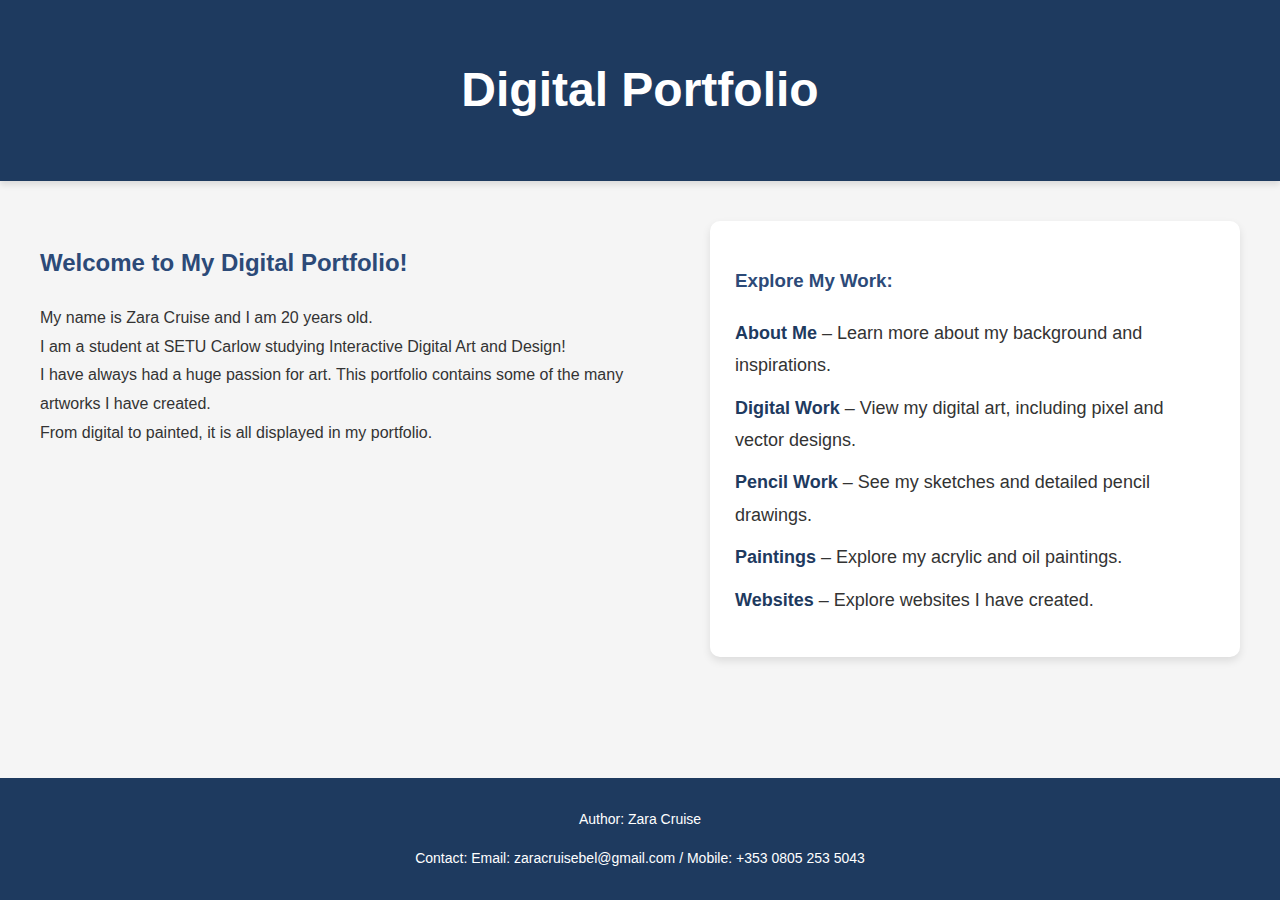
<file: index.html>
<!DOCTYPE html>
<html lang="en">
<head>
    <meta charset="UTF-8">
    <meta name="author" content="Zara Cruise">
    <meta name="viewport" content="width=device-width, initial-scale=1.0">
    <script src="https://ajax.googleapis.com/ajax/libs/jquery/3.5.1/jquery.min.js"></script>
    <title>Digital Portfolio</title>
    <link href="assets/css/index.css" rel="stylesheet">
</head>
<body>

    <header>
        <h1>Digital Portfolio</h1>

    </header>

    

    <div class="content">
        <!-- Welcome Text Section -->
        <section class="welcome-text">
            <h2>Welcome to My Digital Portfolio!</h2>
            <p>
                My name is Zara Cruise and I am 20 years old.<br>
                I am a student at SETU Carlow studying Interactive Digital Art and Design!<br>
                I have always had a huge passion for art. This portfolio contains some of the many artworks I have created.<br>
                From digital to painted, it is all displayed in my portfolio.
            </p>
        </section>

        <!-- Portfolio List Section -->
        <section class="portfolio-section">
            <h3>Explore My Work:</h3>
            <ul class="portfolio-list">
                <li><a href="info.html">About Me</a> – Learn more about my background and inspirations.</li>
                <li><a href="digital.html">Digital Work</a> – View my digital art, including pixel and vector designs.</li>
                <li><a href="pencil.html">Pencil Work</a> – See my sketches and detailed pencil drawings.</li>
                <li><a href="paintings.html">Paintings</a> – Explore my acrylic and oil paintings.</li>
                <li><a href="websites.html">Websites</a> – Explore websites I have created.</li>
            </ul>
        </section>
    </div>

    <footer>
        <p>Author: Zara Cruise</p>
        <p>Contact: Email: zaracruisebel@gmail.com / Mobile: +353 0805 253 5043</p>
    </footer>

    <script src="assets/js/script.js"></script>

</body>
</html>
</file>
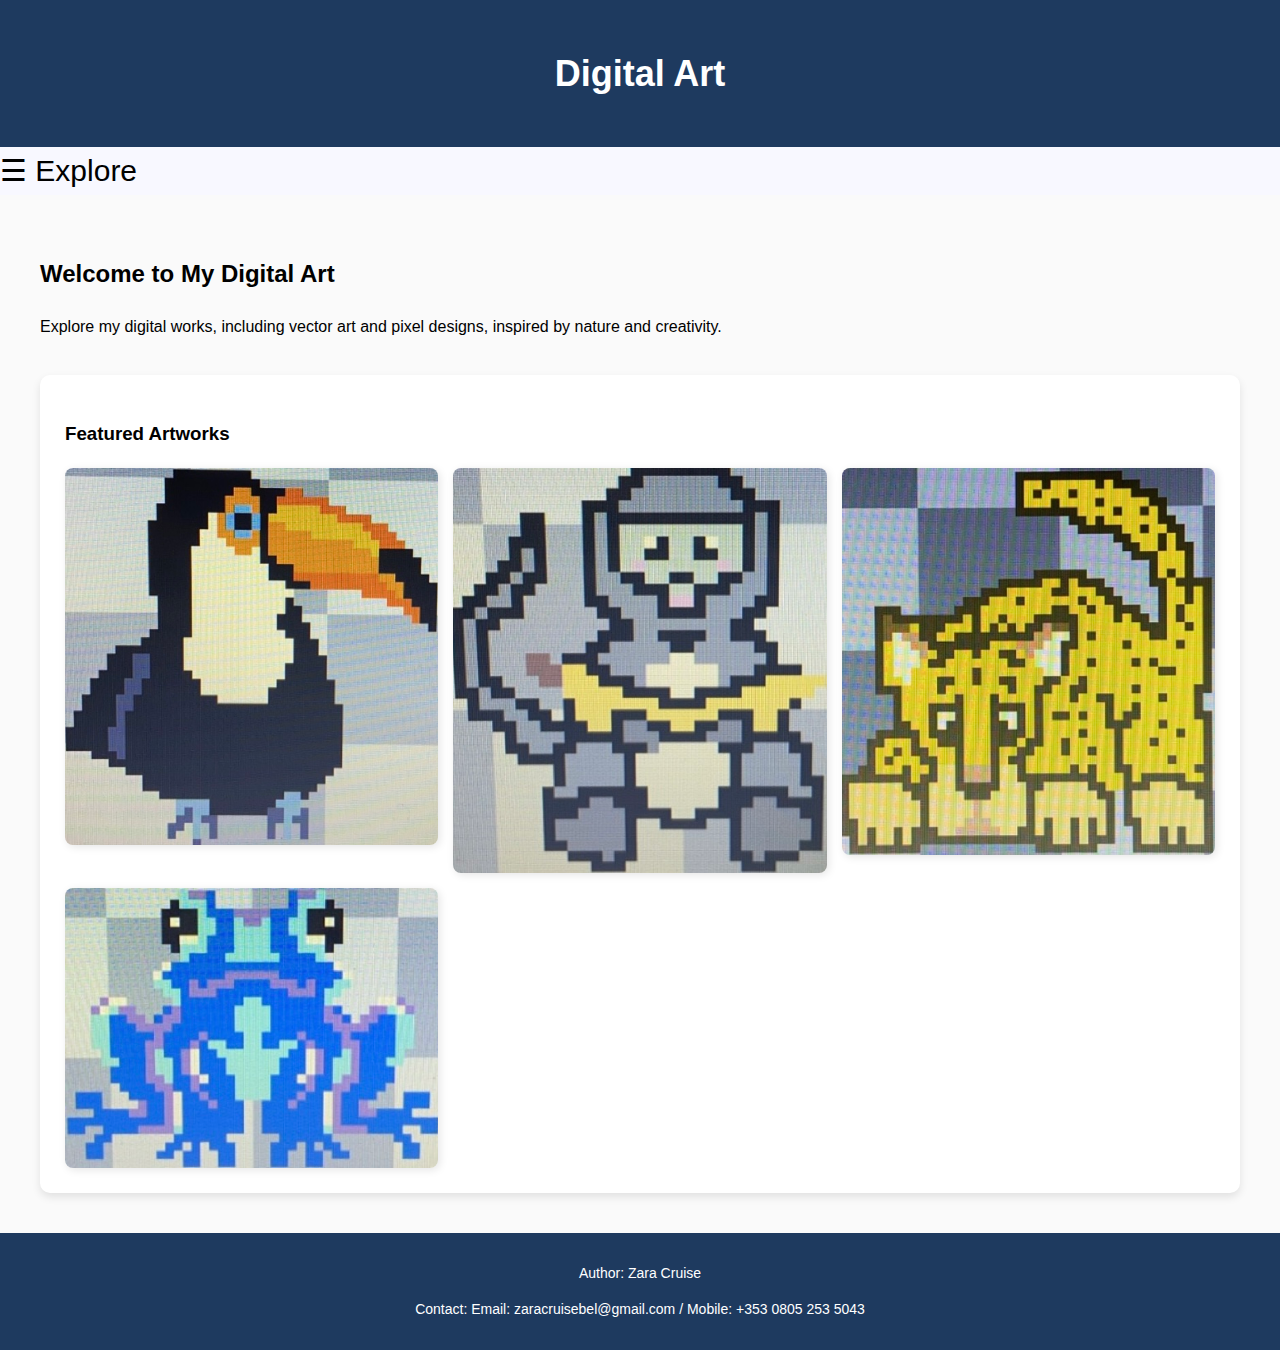
<file: digital.html>
<!DOCTYPE html>
<html lang="en">
<head>
    <meta charset="UTF-8">
    <title>Digital Art - Zara Cruise</title>
    <link href="assets/css/digital.css" rel="stylesheet">
    <link rel="stylesheet" href="https://fonts.googleapis.com/css?family=Audiowide">
</head>
<body>

    <header>
        <h2>Digital Art </h2>
    </header>

    <div class="topnav">
        <div id="mySidenav" class="sidenav">
            <a href="javascript:void(0)" class="closebtn" onclick="closeNav()">&times;</a>
            <a href="index.html">Welcome</a>
            <a href="info.html">Information</a>
            <a href="pencil.html">Pencil Work</a>
            <a href="paintings.html">Paintings</a>
            <a href="websites.html">Websites</a>
        </div>
        <div id="main">
            <span style="font-size:30px;cursor:pointer" onclick="openNav()">&#9776; Explore</span>
        </div>
    </div>

    <div class="content">
        <div class="welcome-text">
            <h2>Welcome to My Digital Art</h2>
            <p>Explore my digital works, including vector art and pixel designs, inspired by nature and creativity.</p>
        </div>

        <div class="portfolio-section">
            <h3>Featured Artworks</h3>
            <div class="gallery-grid">
                <img src="assets/img/digital1.jpg" alt="Toucan">
                <img src="assets/img/digital2.jpg" alt="Spider Monkey">
                <img src="assets/img/digital3.jpg" alt="Jaguar">
                <img src="assets/img/digital4.jpg" alt="Dart Frog">
            </div>
        </div>
    </div>

    <footer>
        <p>Author: Zara Cruise</p>
        <p>Contact: Email: zaracruisebel@gmail.com / Mobile: +353 0805 253 5043</p>
    </footer>

    <script src="assets/js/digital.js"></script>
</body>
</html>
</file>
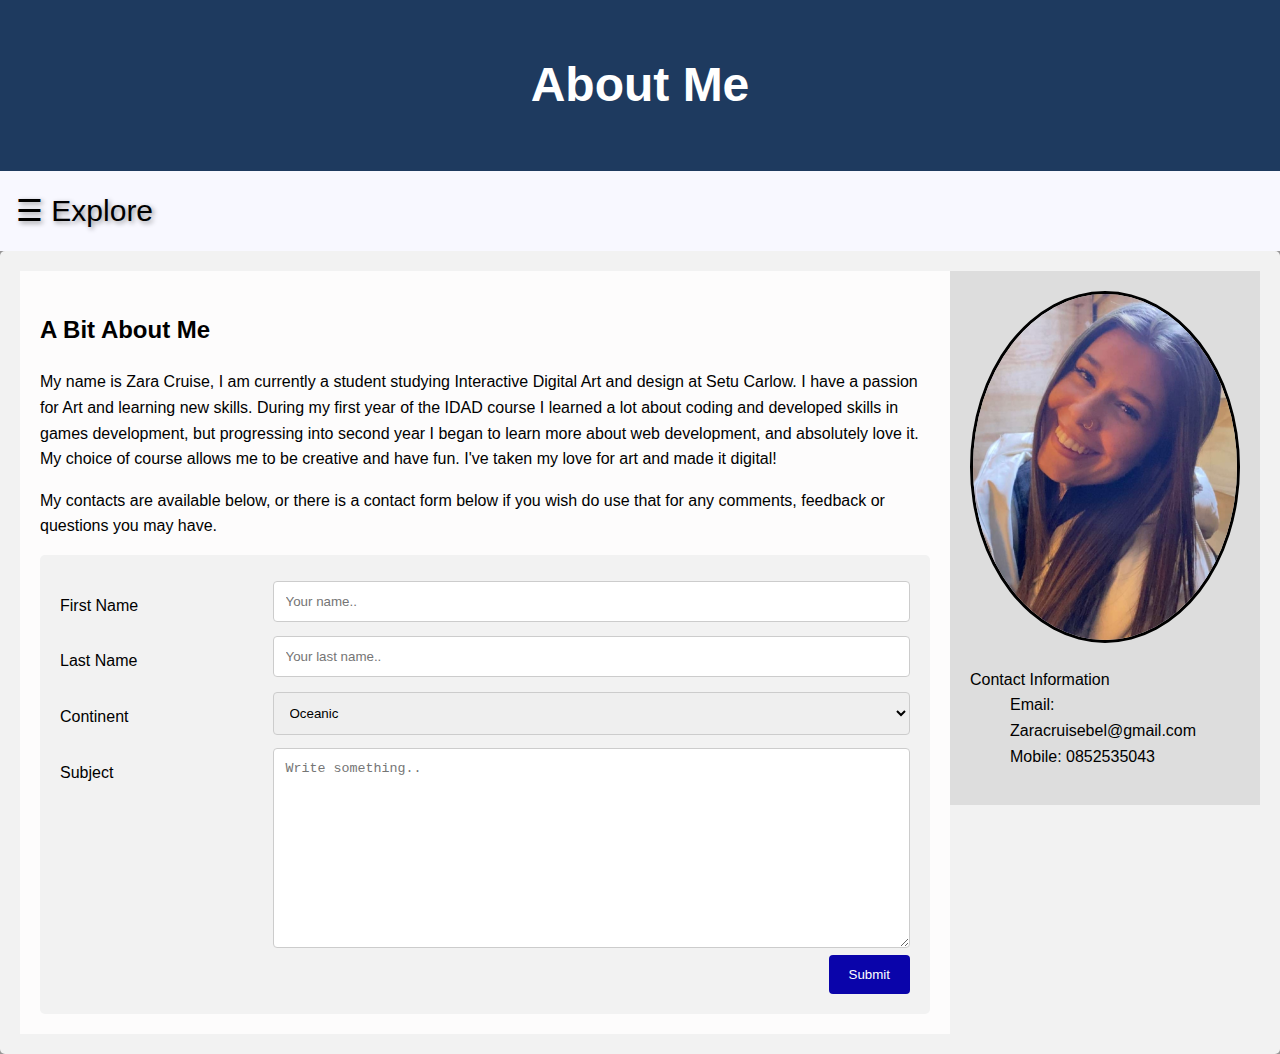
<file: info.html>
<!DOCTYPE html>
<html lang="en">
<head>
    <meta charset="UTF-8" />
    <title>Information Page</title>
</head>
<body>

    <link href ="assets/css/information.css" rel="stylesheet">


    <header><h1>About Me</h1></header>
   
    <div class="topnav">
            <div id="mySidenav" class="sidenav">
                <a href="javascript:void(0)" class="closebtn" onclick="closeNav()">&times;</a>
                <a href="index.html">Welcome</a>
                <a href="digital.html">Digital Work</a>
                <a href="pencil.html">Pencil Work</a>
                <a href="paintings.html">Paintings</a>
                <a href="websites.html">Websites</a>

            </div>
            
            <div id="main">
                <span style="font-size:30px;cursor:pointer" onclick="openNav()">&#9776; Explore</span>
            </div> 
    </div>
     


    <div class="container clearfix">

        <!-- Main content area -->
        <div class="main-content">
            <h2>A Bit About Me </h2>
            <p>My name is Zara Cruise, I am currently a student studying Interactive Digital Art and design<a>
                at Setu Carlow. I have a passion for Art and learning new skills. During my first year of the IDAD</a>
                course I learned a lot about coding and developed skills in games development, but progressing into second<a>
                year I began to learn more about web development, and absolutely love it.</a> My choice of course allows me to
                be creative and have fun. I've taken my love for art and made it digital! 

                
                <p>My contacts are available below, or there is a contact form below if you wish do use that for any comments,<a>
                feedback or questions you may have.</a>
          


                  <!--Contact Form-->
                        <div class="container">
                            <form id="myForm">
                            <div class="row">
                                <div class="col-25">
                                <label for="fname">First Name</label>
                                </div>
                                <div class="col-75">
                                <input type="text" id="fname" name="firstname" placeholder="Your name..">
                                </div>
                            </div>
                            <div class="row">
                                <div class="col-25">
                                <label for="lname">Last Name</label>
                                </div>
                                <div class="col-75">
                                <input type="text" id="lname" name="lastname" placeholder="Your last name..">
                                </div>
                            </div>
                            <div class="row">
                                <div class="col-25">
                                <label for="continent">Continent</label>
                                </div>
                                <div class="col-75">
                                <select id="continent" name="continent">
                                    <option value="oceanic">Oceanic</option>
                                    <option value="north america">North America</option>
                                    <option value="south america">South America</option>
                                    <option value="asia">Asia</option>
                                    <option value="europe">Europe</option>
                                    <option value="africa">Africa</option>
                                </select>
                                </div>
                            </div>
                            <div class="row">
                                <div class="col-25">
                                <label for="subject">Subject</label>
                                </div>
                                <div class="col-75">
                                <textarea id="subject" name="subject" placeholder="Write something.." style="height:200px"></textarea>
                                </div>
                            </div>
                            <div class="row">
                                <input type="submit" value="Submit" id="submitButton">
                            </div>
                            </form>
                        </div>

        </div>

              <!-- Sidebar area -->
                    <div class="sidebar">
                        <img src="assets/img/potrait.jpg" alt="Potrait">

              <dl>
                    <dt>Contact Information</dt>
                    <dd>Email: Zaracruisebel@gmail.com</dd>
                    <dd>Mobile: 0852535043</dd>
             </dl>
         </div>

    </div>

   <script src ="assets/js/information.js"></script>
   
</body>
</html>
</file>
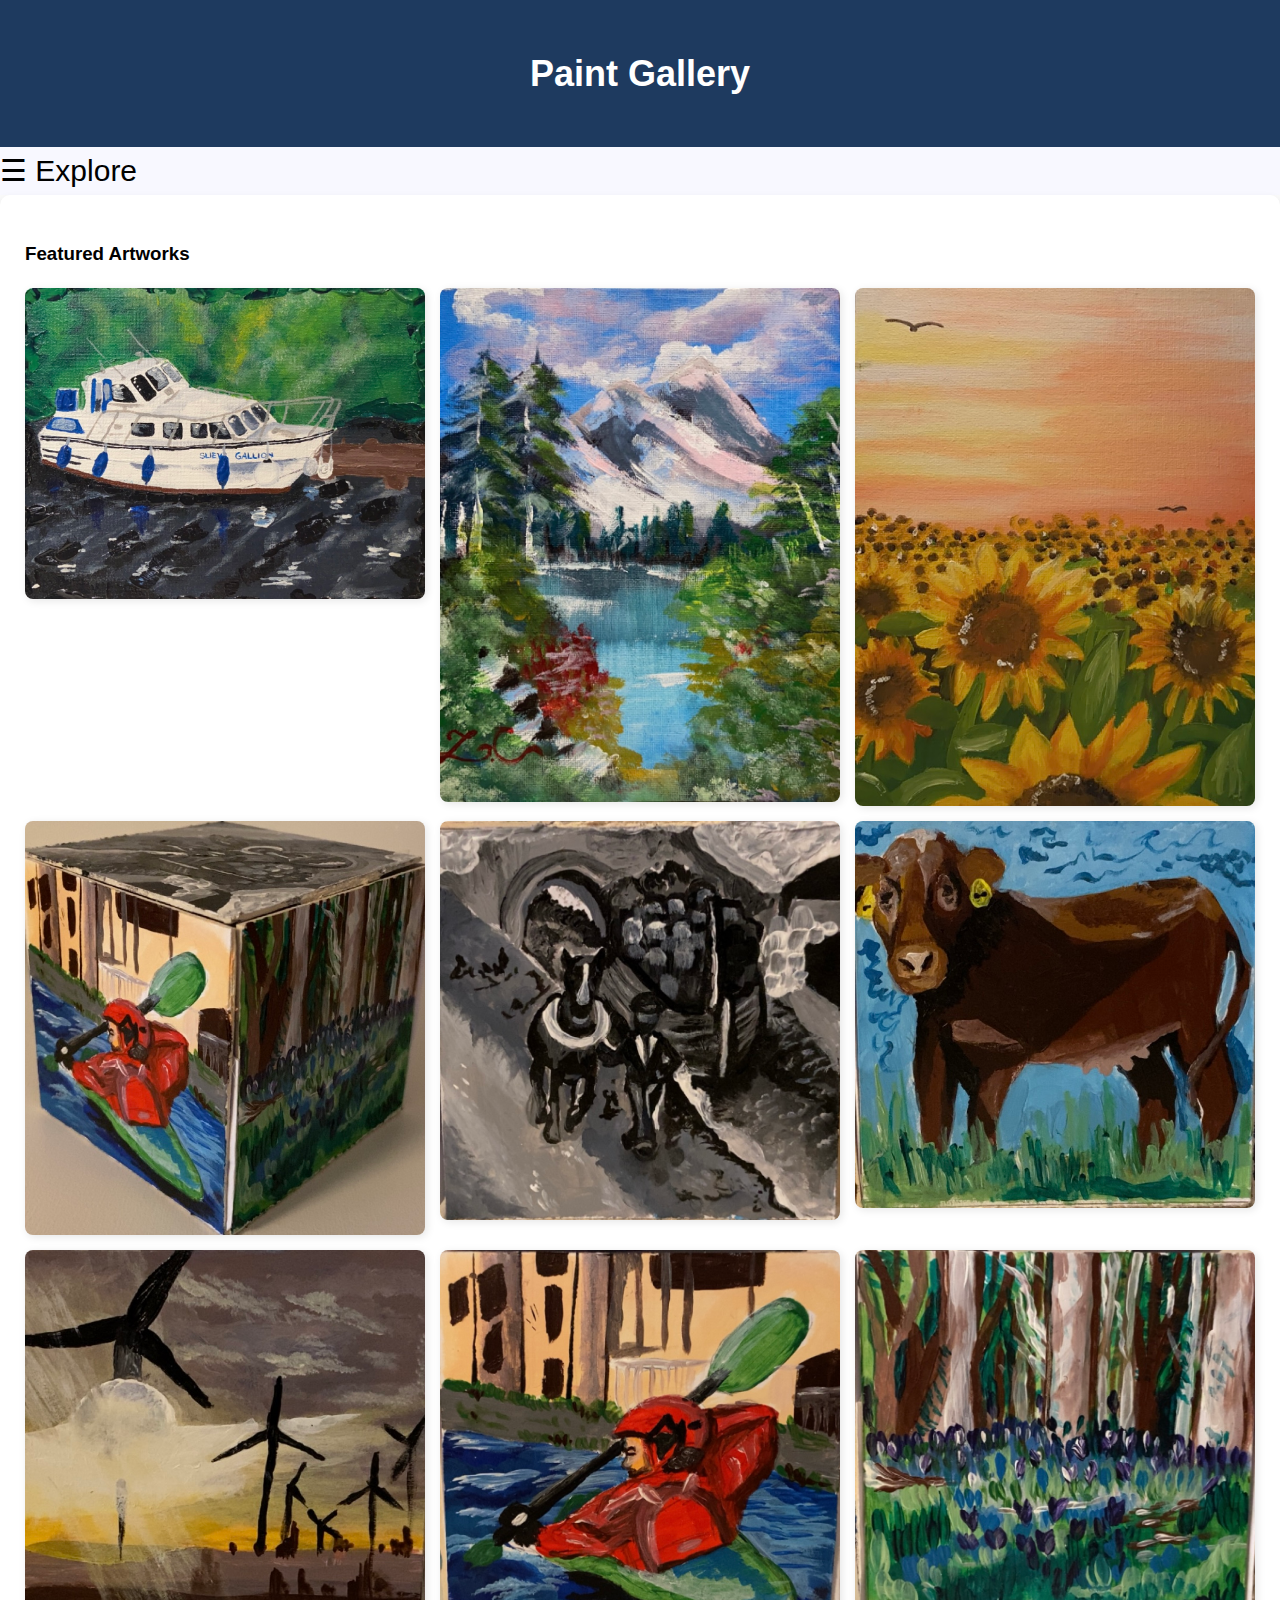
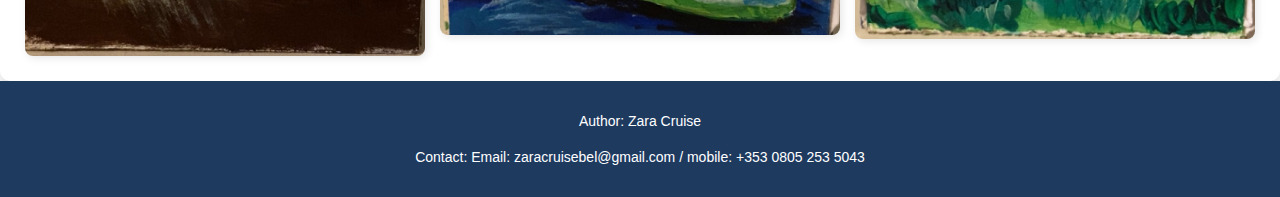
<file: paintings.html>
<!DOCTYPE html>
<html lang="en">
<head>
    <meta charset="UTF-8" />
    <title>Paintings</title>
</head>
<body>

    <article>
        <header>
            <h2>Paint Gallery</h2>
        </header>

        <div class="topnav">
            <div id="mySidenav" class="sidenav">
                <a href="javascript:void(0)" class="closebtn" onclick="closeNav()">&times;</a>
                <a href="index.html">Welcome</a>
                <a href="info.html">Information</a>
                <a href="digital.html">Digital Work</a>
                <a href="pencil.html">Pencil Work</a>
                <a href="websites.html">Websites</a>
            </div>

            <div id="main">
                <span style="font-size:30px;cursor:pointer" onclick="openNav()">&#9776; Explore</span>
            </div>
        </div>
    </article>


    <link href="assets/css/paintings.css" rel="stylesheet">

    <div class="portfolio-section">
        <h3>Featured Artworks</h3>
        <div class="gallery-grid">
            <img src="assets/img/acrylic1.jpg" alt="">
            <img src="assets/img/acrylic2.jpg" alt="">
            <img src="assets/img/oilCanvas2.jpg" alt="">
            <img src="assets/img/cube.jpg" alt="">
            <img src="assets/img/cubeside1.jpg" alt="">
            <img src="assets/img/cubeside2.jpg" alt="">
            <img src="assets/img/cubeside3.jpg" alt="">
            <img src="assets/img/cubeside4.jpg" alt="">
            <img src="assets/img/cubeside5.jpg" alt="">
        </div>
    </div>



    <footer>
        <p>Author: Zara Cruise</p> <p>Contact: Email: zaracruisebel@gmail.com / mobile: +353 0805 253 5043</p>
    </footer>

    <script src="assets/js/paintings.js"></script>


</body>
</html>
</file>
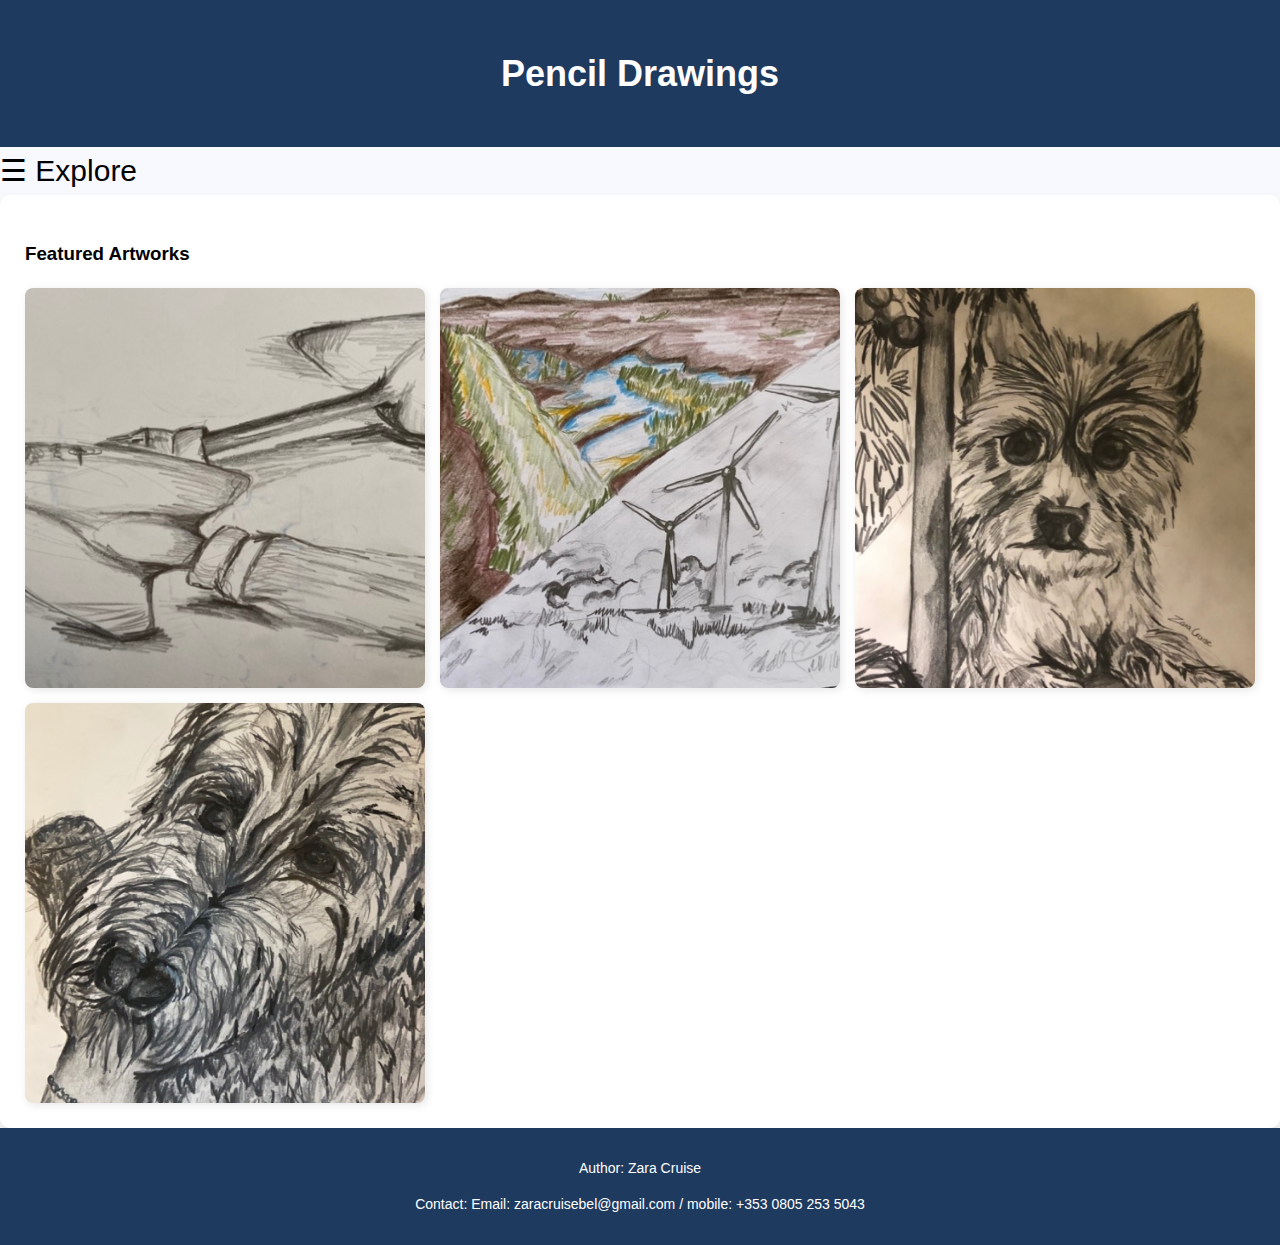
<file: pencil.html>
<!DOCTYPE html>
<html lang="en">
<head>
    <meta charset="UTF-8" />
    <title>Pencil Work</title>
</head>
<body>


    <header>
        <h2>Pencil Drawings</h2>
    </header>


    <div class="topnav">
        <div id="mySidenav" class="sidenav">
            <a href="javascript:void(0)" class="closebtn" onclick="closeNav()">&times;</a>
            <a href="index.html">Welcome</a>
            <a href="info.html">Information</a>
            <a href="digital.html">Digital Work</a>
            <a href="paintings.html">Paintings</a>
            <a href="websites.html">Websites</a>
        </div>

        <div id="main">
            <span style="font-size:30px;cursor:pointer" onclick="openNav()">&#9776; Explore</span>
        </div>
    </div>


    <link href="assets/css/pencil.css" rel="stylesheet">
    <link rel="stylesheet" href="https://fonts.googleapis.com/css?family=Sofia">


    <div class="portfolio-section">
        <h3>Featured Artworks</h3>
        <div class="gallery-grid">
            <img src="assets/img/pencil1.jpg" alt="Toucan">
            <img src="assets/img/pencil2.jpg" alt="Spider Monkey">
            <img src="assets/img/pencil3.jpg" alt="Jaguar">
            <img src="assets/img/pencil4.jpg" alt="Dart Frog">
        </div>
    </div>


    <footer>
        <p>Author: Zara Cruise</p> <p>Contact: Email: zaracruisebel@gmail.com / mobile: +353 0805 253 5043</p>
    </footer>

    <script src="assets/js/pencil.js"></script>


</body>
</html>
</file>
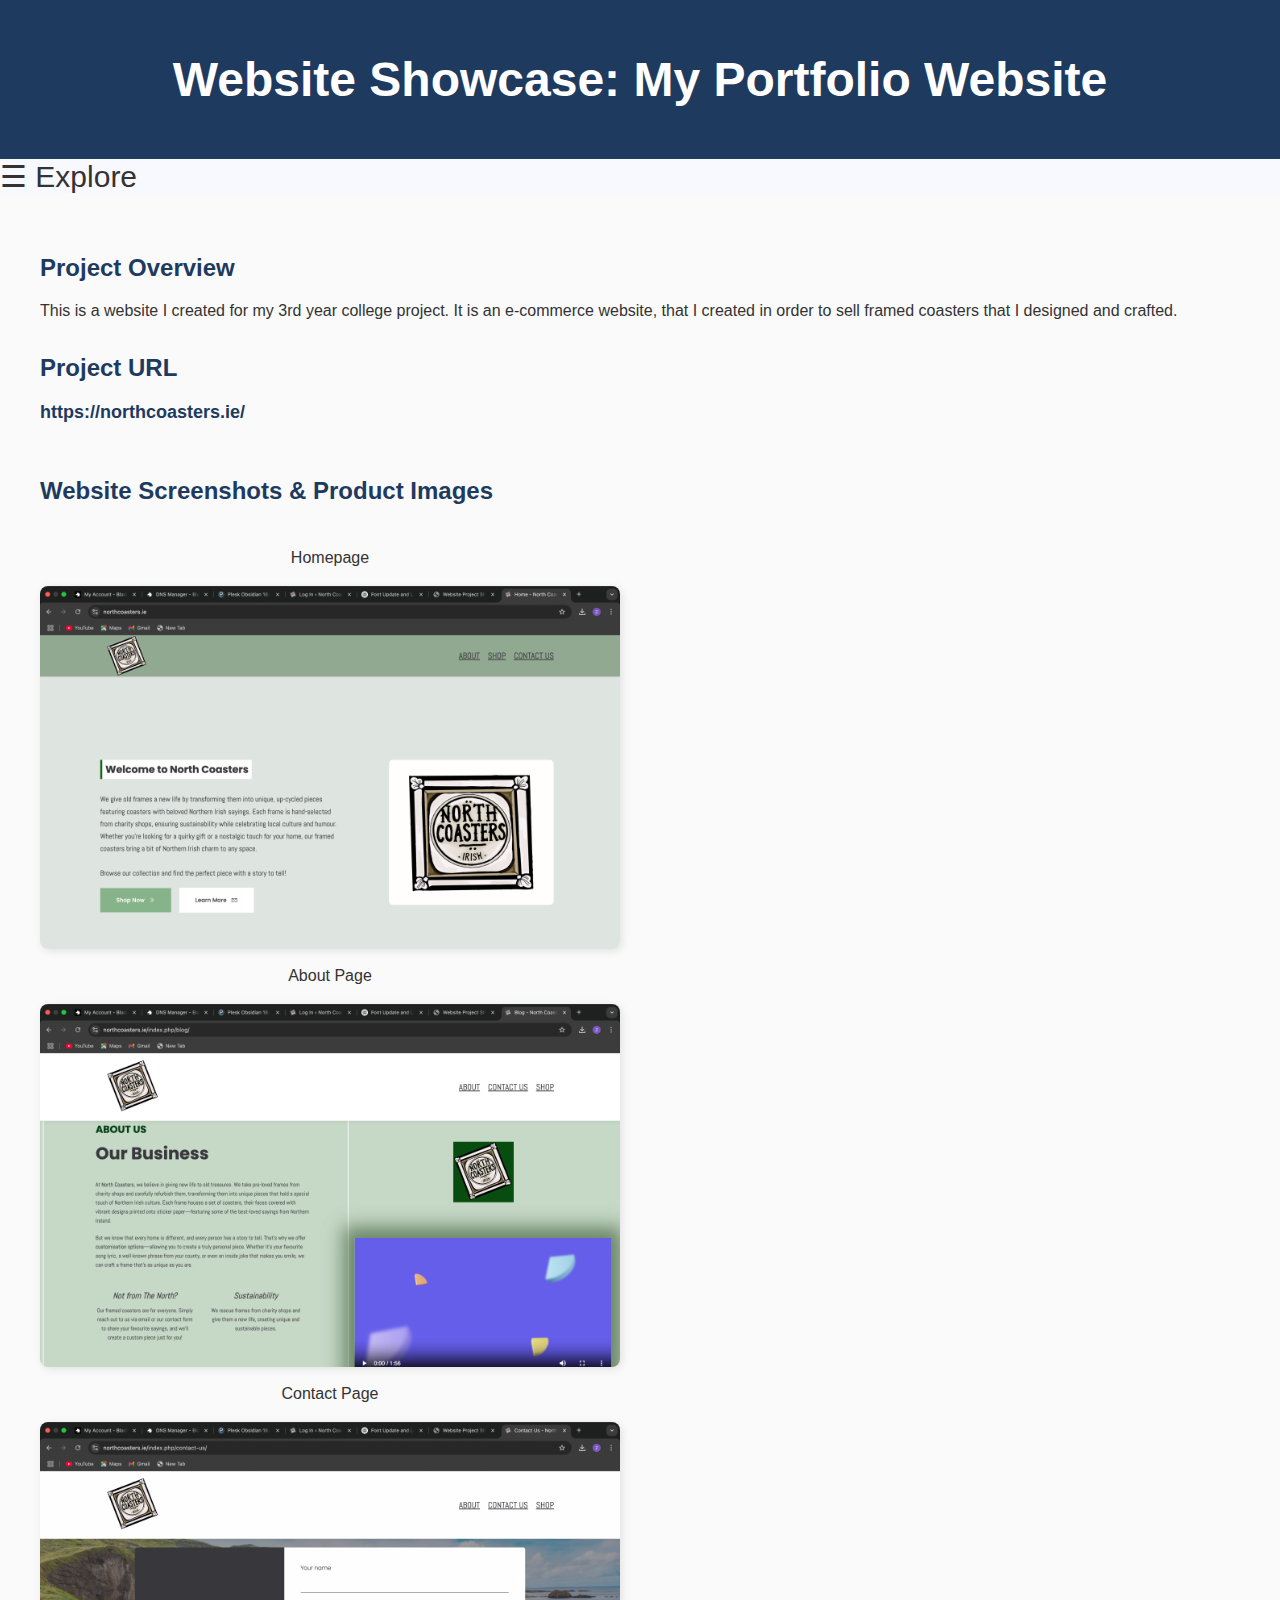
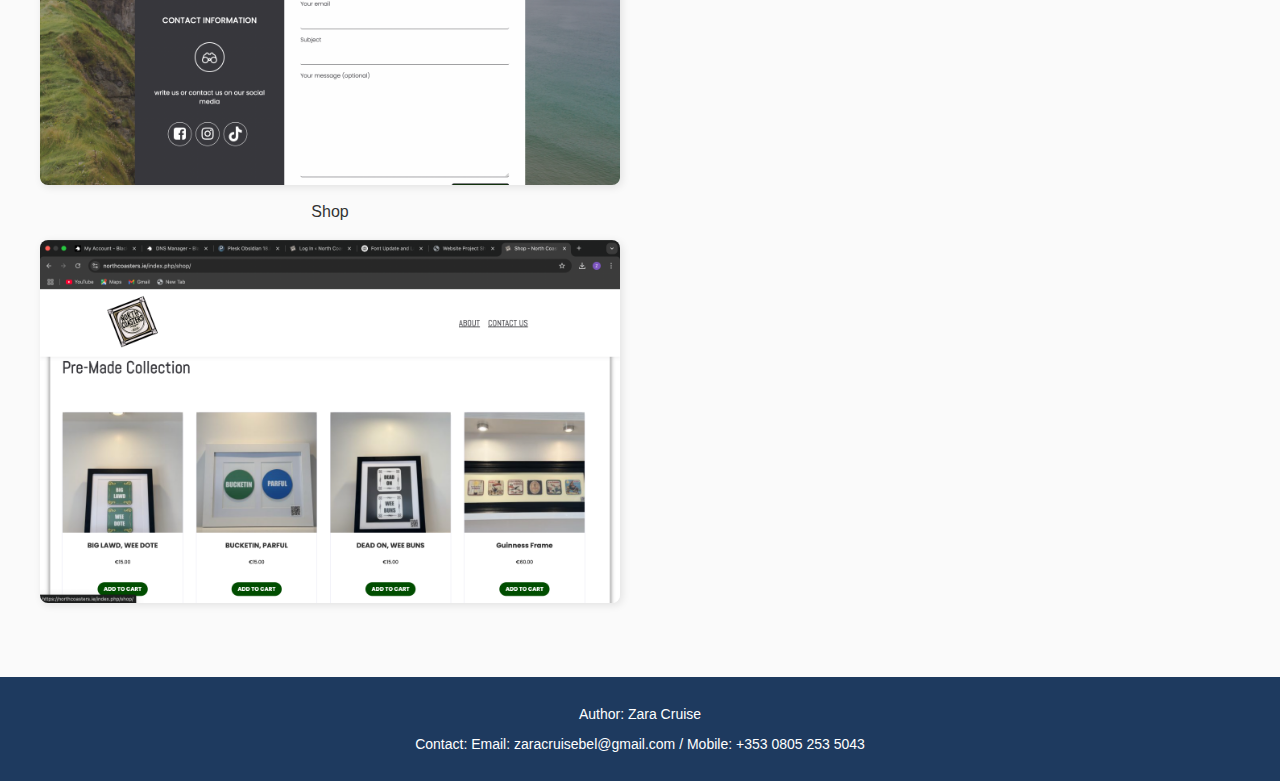
<file: websites.html>
﻿<!DOCTYPE html>
<html lang="en">
<head>
    <meta charset="UTF-8" />
    <meta name="viewport" content="width=device-width, initial-scale=1.0" />
    <title>Website Project Showcase</title>
    <link href="assets/css/website.css" rel="stylesheet" />
</head>
<body>

    <!-- Header Section -->
    <header>
        <h1>Website Showcase: My Portfolio Website</h1>
    </header>

    <div class="topnav">
        <div id="mySidenav" class="sidenav">
            <a href="javascript:void(0)" class="closebtn" onclick="closeNav()">&times;</a>
            <a href="index.html">Welcome</a>
            <a href="info.html">Information</a>
            <a href="pencil.html">Pencil Work</a>
            <a href="paintings.html">Paintings</a>
            <a href="digital.html">Digital</a>
        </div>
        <div id="main">
            <span style="font-size:30px;cursor:pointer" onclick="openNav()">&#9776; Explore</span>
        </div>
    </div>
</div>
 



    <!-- Main Content Section -->
    <main class="project">
        <section class="project-details">
            <h2>Project Overview</h2>
            <p>This is a website I created for my 3rd year college project. It is an e-commerce website,
                that I created in order to sell framed coasters that I designed and crafted. 
            </p>
        </section>

        <!-- URL Section -->
        <div class="project-url">
            <h2>Project URL</h2>
            <p class="website-url">
                <a href="https://northcoasters.ie/" target="_blank">https://northcoasters.ie/</a>
            </p>
        </div>
        
        <!-- Image Gallery Section -->
        <section class="image-gallery">
            <h2>Website Screenshots & Product Images</h2>
            <div class="gallery">
                <div class="image">
                    <p>Homepage</p>
                    <img src="assets/img/home.png" alt="Website Screenshot 1" />
                </div>
                <div class="image">
                    <p>About Page</p>
                    <img src="assets/img/about.png" alt="Website Screenshot 2" />
                </div>
                <div class="image">
                    <p>Contact Page</p>
                    <img src="assets/img/contact.png" alt="Product 1" />
                </div>
                <div class="image">
                    <p>Shop</p>
                    <img src="assets/img/shop.png" alt="Product 2" />
                </div>
            </div>
        </section>
    </main>

    <!-- Footer Section -->
    <footer>
        <p>Author: Zara Cruise</p>
        <p>Contact: Email: zaracruisebel@gmail.com / Mobile: +353 0805 253 5043</p>
    </footer>

    <script src ="assets/js/website.js"></script>
</body>
</html>
</file>
<file: assets/css/index.css>
/* General Page Styling */
body {
    font-family: 'Poppins', sans-serif;
    line-height: 1.8;
    margin: 0;
    padding: 0;
    background-color: #F5F5F5;
    color: #333;
    display: flex;
    flex-direction: column;
    min-height: 100vh;
}

/* Header */
header {
    background-color: #1E3A5F;
    padding: 15px;
    text-align: center;
    color: white;
    font-size: 24px;
    font-weight: bold;
    box-shadow: 0px 4px 6px rgba(0, 0, 0, 0.1);
}


/* Layout Adjustment */
.content {
    display: flex;
    justify-content: space-between;
    align-items: flex-start;
    padding: 40px;
    flex-grow: 1;
    max-width: 1200px; /* Allow more space */
    margin: auto;
}

/* Welcome Text */
.welcome-text {
    flex: 1;
    max-width: 55%;
    text-align: left;
    margin-right: 40px; /* Add spacing between sections */
}

/* Portfolio List Section */
.portfolio-section {
    flex: 1;
    max-width: 40%;
    background-color: white;
    padding: 25px;
    border-radius: 10px;
    box-shadow: 0px 4px 8px rgba(0, 0, 0, 0.1);
}

/* Headings */
h2, h3 {
    color: #2C4A78; /* Lighter Navy */
}

/* Portfolio List */
.portfolio-list {
    list-style: none;
    padding: 0;
}

    .portfolio-list li {
        margin: 10px 0;
        font-size: 18px;
    }

    .portfolio-list a {
        text-decoration: none;
        color: #1E3A5F;
        font-weight: bold;
        transition: color 0.3s;
    }

        .portfolio-list a:hover {
            color: #4A90E2;
        }

/* Footer */
footer {
    background: #1E3A5F;
    color: white;
    text-align: center;
    padding: 15px;
    margin-top: auto;
    font-size: 14px;
}

/* Responsive Design */
@media screen and (max-width: 768px) {
    .content {
        flex-direction: column;
        align-items: center;
        padding: 20px;
    }

    .welcome-text, .portfolio-section {
        max-width: 100%;
        text-align: center;
    }
}
</file>
<file: assets/css/digital.css>
/* General Styles */
body {
    font-family: "Poppins", sans-serif;
    line-height: 1.6;
    margin: 0;
    padding: 0;
    background-color: rgb(250, 250, 250);
}

/* Header */
header {
    background-color: #1E3A5F;
    padding: 15px;
    text-align: center;
    color: white;
    font-size: 24px;
    font-weight: bold;
    box-shadow: 0px 4px 6px rgba(0, 0, 0, 0.1);
}

/* Navigation */
.topnav {
    overflow: hidden;
    background-color: ghostwhite;
}

    .topnav a {
        float: left;
        color: #ddd;
        text-align: center;
        padding: 10px 12px;
        text-decoration: none;
        font-size: 14px;
    }

        .topnav a:hover {
            background-color: #ccc;
            color: black;
        }

.sidenav {
    height: 100%;
    width: 0;
    position: fixed;
    z-index: 1;
    top: 0;
    left: 0;
    background-color: ghostwhite;
    overflow-x: hidden;
    transition: 0.5s;
    padding-top: 60px;
}

    .sidenav a {
        padding: 8px 8px 8px 32px;
        text-decoration: none;
        font-size: 22px;
        color: #222;
        display: block;
        transition: 0.3s;
        text-shadow: 2px 2px 5px #555;
    }

        .sidenav a:hover {
            color: #fff;
        }

    .sidenav .closebtn {
        position: absolute;
        top: 0;
        right: 25px;
        font-size: 36px;
        margin-left: 50px;
    }

/* Content Layout */
.content {
    display: flex;
    justify-content: space-between;
    align-items: flex-start;
    padding: 40px;
    max-width: 1200px;
    margin: auto;
    flex-direction: column; /* Keep content stacked vertically */
}

.welcome-text {
    flex: 1;
    max-width: 100%;
    text-align: left;
    margin-bottom: 20px; /* Added margin to separate text from images */
}

/* Portfolio Section */
.portfolio-section {
    flex: 1;
    max-width: 100%;
    background-color: white;
    padding: 25px;
    border-radius: 10px;
    box-shadow: 0px 4px 8px rgba(0, 0, 0, 0.1);
}

/* Gallery Grid */
.gallery-grid {
    display: grid;
    grid-template-columns: repeat(3, 1fr); /* Two columns */
    gap: 15px;
}

    .gallery-grid img {
        width: 100%;
        height: auto;
        border-radius: 8px;
        box-shadow: 2px 2px 8px rgba(0, 0, 0, 0.1);
        transition: transform 0.3s;
    }

        .gallery-grid img:hover {
            transform: scale(1.05);
        }

/* Footer */
footer {
    background: #1E3A5F;
    color: white;
    text-align: center;
    padding: 15px;
    margin-top: auto;
    font-size: 14px;
}

/* Responsive Design */
@media screen and (max-width: 768px) {
    .content {
        flex-direction: column;
        text-align: center;
    }

    .welcome-text {
        max-width: 100%;
        margin-bottom: 20px;
    }

    .portfolio-section {
        max-width: 100%;
    }

    .gallery-grid {
        grid-template-columns: repeat(1, 1fr); /* Stack images in one column on smaller screens */
    }
}
</file>
<file: assets/css/information.css>
body{
      font-family:Arial, sans-serif;
      line-height: 1.6;
      margin: 0;
      padding: 0;
      background: #979696;
  }

header {
    background-color: #1E3A5F;
    padding: 15px;
    text-align: center;
    color: white;
    font-size: 24px;
    font-weight: bold;
    box-shadow: 0px 4px 6px rgba(0, 0, 0, 0.1);
}

.topnav {
     overflow: hidden;
     background-color: ghostwhite;
      }
      
.topnav a {
        float: left;
        color: #f2f2f2;
        text-align: center;
        padding: 10px 12px;
        text-decoration: none;
        font-size: 14px;
      }
      
.topnav a:hover {
        background-color: #ddd;
        color: rgb(195, 193, 193);
      }
      
      
.topnav a.active {
        background-color: #04AA6D;
        color: white;
      }
  
    /* side bar nav */
    
    
.sidenav {
        height: 100%;
        width: 0;
        position: fixed;
        z-index: 1;
        top: 0;
        left: 0;
        background-color: ghostwhite;
        overflow-x: hidden;
        transition: 0.5s;
        padding-top: 60px;
      }
      
.sidenav a {
        padding: 8px 8px 8px 32px;
        text-decoration: none;
        font-size: 25px;
        color: #030202;
        display: block;
        transition: 0.3s;
        text-shadow: 2px 2px 5px #909093;

      }
      
.sidenav a:hover {
        color: #fdf8f8;
      }
      
.sidenav .closebtn {
        position: absolute;
        top: 0;
        right: 25px;
        font-size: 36px;
        margin-left: 50px;
      }
      
#main {
        transition: margin-left .5s;
        padding: 16px;
        text-shadow: 2px 2px 5px #909093;
      }
    
      
@media screen and (max-height: 450px) {
        .sidenav {padding-top: 15px;}
        .sidenav a {font-size: 18px;}
      }
  
/* Style for the main content area */
.main-content {
      float: left;
      width: 75%; 
      background-color: #fdfcfc;
      padding: 20px;
  }
  
  /* Style for the sidebar area */
.sidebar {
      float: right;
      width: 25%; 
      height: auto;
      background-color: #ddd;
      padding: 20px;
  }
  
  /* Clearfix to clear the float */
.clearfix::after {
      content: "";
      clear: both;
      display: table;
  }
  
  /* Style for the container */
.container {
      max-width: 100%; 
      margin: 0 auto;
      overflow: hidden; /* Clearfix for floated elements */
  }

.hidden {
    display: none;
}
  
@media screen and (max-width: 700px) {
    .sidebar {
      width: 100%;
      height: auto;
      position: relative;
    }
    .sidebar a {float: left;}
    div.content {margin-left: 0;}
  }
  
@media screen and (max-width: 400px) {
    .sidebar a {
      text-align: center;
      float: none;
    }
  }
  
img{
      width: 100%; /* Make images responsive */
      max-width: 300px; /* maximum width for images */
      height: auto; /* Maintain aspect ratio */
      border: 3px solid black; /* border */
      border-radius: 50%;
  }

  /*responsive contact form*/
* {
    box-sizing: border-box;
  }
  
input[type=text], select, textarea {
    width: 100%;
    padding: 12px;
    border: 1px solid #ccc;
    border-radius: 4px;
    resize: vertical;
  }
  
label {
    padding: 12px 12px 12px 0;
    display: inline-block;
  }
  
input[type=submit] {
    background-color: rgb(10, 4, 170);
    color: white;
    padding: 12px 20px;
    border: none;
    border-radius: 4px;
    cursor: pointer;
    float: right;
  }
  
input[type=submit]:hover {
    background-color: #45a049;
  }
  
.container {
    border-radius: 5px;
    background-color: #f2f2f2;
    padding: 20px;
  }
  
.col-25 {
    float: left;
    width: 25%;
    margin-top: 6px;
  }
  
.col-75 {
    float: left;
    width: 75%;
    margin-top: 6px;
  }
  
  /* Clear floats after the columns */
.row:after {
    content: "";
    display: table;
    clear: both;
  }
  
  /* make the two columns stack on top of each other when resized */
@media screen and (max-width: 600px) {
    .col-25, .col-75, input[type=submit] {
      width: 100%;
      margin-top: 0;
    }
  }
</file>
<file: assets/css/paintings.css>
/* General Styles */
body {
    font-family: "Poppins", sans-serif;
    line-height: 1.6;
    margin: 0;
    padding: 0;
    background-color: rgb(250, 250, 250);
}

/* Header */
header {
    background-color: #1E3A5F;
    padding: 15px;
    text-align: center;
    color: white;
    font-size: 24px;
    font-weight: bold;
    box-shadow: 0px 4px 6px rgba(0, 0, 0, 0.1);
}

/* Navigation */
.topnav {
    overflow: hidden;
    background-color: ghostwhite;
}

    .topnav a {
        float: left;
        color: #ddd;
        text-align: center;
        padding: 10px 12px;
        text-decoration: none;
        font-size: 14px;
    }

        .topnav a:hover {
            background-color: #ccc;
            color: black;
        }

.sidenav {
    height: 100%;
    width: 0;
    position: fixed;
    z-index: 1;
    top: 0;
    left: 0;
    background-color: ghostwhite;
    overflow-x: hidden;
    transition: 0.5s;
    padding-top: 60px;
}

    .sidenav a {
        padding: 8px 8px 8px 32px;
        text-decoration: none;
        font-size: 22px;
        color: #222;
        display: block;
        transition: 0.3s;
        text-shadow: 2px 2px 5px #555;
    }

        .sidenav a:hover {
            color: #fff;
        }

    .sidenav .closebtn {
        position: absolute;
        top: 0;
        right: 25px;
        font-size: 36px;
        margin-left: 50px;
    }

/* Content Layout */
.content {
    display: flex;
    justify-content: space-between;
    align-items: flex-start;
    padding: 40px;
    max-width: 1200px;
    margin: auto;
    flex-direction: column; /* Keep content stacked vertically */
}

.welcome-text {
    flex: 1;
    max-width: 100%;
    text-align: left;
    margin-bottom: 20px; /* Added margin to separate text from images */
}

/* Portfolio Section */
.portfolio-section {
    flex: 1;
    max-width: 100%;
    background-color: white;
    padding: 25px;
    border-radius: 10px;
    box-shadow: 0px 4px 8px rgba(0, 0, 0, 0.1);
}

/* Gallery Grid */
.gallery-grid {
    display: grid;
    grid-template-columns: repeat(3, 1fr); /* Two columns */
    gap: 15px;
}

    .gallery-grid img {
        width: 100%;
        height: auto;
        border-radius: 8px;
        box-shadow: 2px 2px 8px rgba(0, 0, 0, 0.1);
        transition: transform 0.3s;
    }

        .gallery-grid img:hover {
            transform: scale(1.05);
        }

/* Footer */
footer {
    background: #1E3A5F;
    color: white;
    text-align: center;
    padding: 15px;
    margin-top: auto;
    font-size: 14px;
}

/* Responsive Design */
@media screen and (max-width: 768px) {
    .content {
        flex-direction: column;
        text-align: center;
    }

    .welcome-text {
        max-width: 100%;
        margin-bottom: 20px;
    }

    .portfolio-section {
        max-width: 100%;
    }

    .gallery-grid {
        grid-template-columns: repeat(1, 1fr); /* Stack images in one column on smaller screens */
    }
}
</file>
<file: assets/css/pencil.css>
/* General Styles */
body {
    font-family: "Poppins", sans-serif;
    line-height: 1.6;
    margin: 0;
    padding: 0;
    background-color: rgb(250, 250, 250);
}

/* Header */
header {
    background-color: #1E3A5F;
    padding: 15px;
    text-align: center;
    color: white;
    font-size: 24px;
    font-weight: bold;
    box-shadow: 0px 4px 6px rgba(0, 0, 0, 0.1);
}

/* Navigation */
.topnav {
    overflow: hidden;
    background-color: ghostwhite;
}

    .topnav a {
        float: left;
        color: #ddd;
        text-align: center;
        padding: 10px 12px;
        text-decoration: none;
        font-size: 14px;
    }

        .topnav a:hover {
            background-color: #ccc;
            color: black;
        }

.sidenav {
    height: 100%;
    width: 0;
    position: fixed;
    z-index: 1;
    top: 0;
    left: 0;
    background-color: ghostwhite;
    overflow-x: hidden;
    transition: 0.5s;
    padding-top: 60px;
}

    .sidenav a {
        padding: 8px 8px 8px 32px;
        text-decoration: none;
        font-size: 22px;
        color: #222;
        display: block;
        transition: 0.3s;
        text-shadow: 2px 2px 5px #555;
    }

        .sidenav a:hover {
            color: #fff;
        }

    .sidenav .closebtn {
        position: absolute;
        top: 0;
        right: 25px;
        font-size: 36px;
        margin-left: 50px;
    }

/* Content Layout */
.content {
    display: flex;
    justify-content: space-between;
    align-items: flex-start;
    padding: 40px;
    max-width: 1200px;
    margin: auto;
    flex-direction: column; /* Keep content stacked vertically */
}

.welcome-text {
    flex: 1;
    max-width: 100%;
    text-align: left;
    margin-bottom: 20px; /* Added margin to separate text from images */
}

/* Portfolio Section */
.portfolio-section {
    flex: 1;
    max-width: 100%;
    background-color: white;
    padding: 25px;
    border-radius: 10px;
    box-shadow: 0px 4px 8px rgba(0, 0, 0, 0.1);
}

/* Gallery Grid */
.gallery-grid {
    display: grid;
    grid-template-columns: repeat(3, 1fr); /* Three columns */
    gap: 15px;
}

    .gallery-grid img {
        width: 100%; /* Make image fill the column */
        height: 400px; /* Set a fixed height for all images */
        object-fit: cover; /* Ensure the images maintain their aspect ratio and cover the area */
        border-radius: 8px;
        box-shadow: 2px 2px 8px rgba(0, 0, 0, 0.1);
        transition: transform 0.3s;
    }

        .gallery-grid img:hover {
            transform: scale(1.05);
        }

/* Footer */
footer {
    background: #1E3A5F;
    color: white;
    text-align: center;
    padding: 15px;
    margin-top: auto;
    font-size: 14px;
}

/* Responsive Design */
@media screen and (max-width: 768px) {
    .content {
        flex-direction: column;
        text-align: center;
    }

    .welcome-text {
        max-width: 100%;
        margin-bottom: 20px;
    }

    .portfolio-section {
        max-width: 100%;
    }

    .gallery-grid {
        grid-template-columns: repeat(1, 1fr); /* Stack images in one column on smaller screens */
    }
}
</file>
<file: assets/css/website.css>
﻿/* General Styles */
body {
    font-family: "Poppins", sans-serif;
    margin: 0;
    padding: 0;
    background-color: rgb(250, 250, 250);
    color: #333;
}

header {
    background-color: #1E3A5F;
    padding: 20px;
    color: white;
    text-align: center;
    font-size: 24px;
    font-weight: bold;
    box-shadow: 0px 4px 6px rgba(0, 0, 0, 0.1);
}

/* Navigation */
.topnav {
    overflow: hidden;
    background-color: ghostwhite;
}

    .topnav a {
        float: left;
        color: #ddd;
        text-align: center;
        padding: 10px 12px;
        text-decoration: none;
        font-size: 14px;
    }

        .topnav a:hover {
            background-color: #ccc;
            color: black;
        }

.sidenav {
    height: 100%;
    width: 0;
    position: fixed;
    z-index: 1;
    top: 0;
    left: 0;
    background-color: ghostwhite;
    overflow-x: hidden;
    transition: 0.5s;
    padding-top: 60px;
}

    .sidenav a {
        padding: 8px 8px 8px 32px;
        text-decoration: none;
        font-size: 22px;
        color: #222;
        display: block;
        transition: 0.3s;
        text-shadow: 2px 2px 5px #555;
    }

        .sidenav a:hover {
            color: #fff;
        }

    .sidenav .closebtn {
        position: absolute;
        top: 0;
        right: 25px;
        font-size: 36px;
        margin-left: 50px;
    }
    
footer {
    background-color: #1E3A5F;
    color: white;
    text-align: center;
    padding: 15px;
    font-size: 14px;
}

a {
    color: #1E3A5F;
    text-decoration: none;
}

a:hover {
    text-decoration: underline;
}

/* Project Section Styles */
.project {
    padding: 40px;
    max-width: 1200px;
    margin: auto;
}

.project-details, .project-url, .image-gallery {
    margin-bottom: 30px;
}

.project h2 {
    font-size: 24px;
    margin-bottom: 10px;
    color: #1E3A5F;
}

.project p {
    font-size: 16px;
    line-height: 1.6;
}

.project-url a {
    font-size: 18px;
}

/* Image Gallery Styles */
.image-gallery {
    display: flex;
    flex-wrap: wrap;
    gap: 20px;
}

.image {
    width: calc(50% - 20px); /* Two images per row */
    text-align: center;
}

.image img {
    width: 100%;
    height: auto;
    border-radius: 8px;
    box-shadow: 2px 2px 8px rgba(0, 0, 0, 0.1);
    transition: transform 0.3s;
}

.image img:hover {
    transform: scale(1.05);
}

.image p {
    font-size: 16px;
    margin-top: 10px;
}

/* Responsive Design */
@media screen and (max-width: 768px) {
    .image {
        width: 100%; /* Stack images in a single column on smaller screens */
    }
}

.website-url {
    font-size: 18px;
    font-weight: bold;
    color: #1E3A5F;
    word-break: break-all; /* Ensures long URLs wrap if needed */
}
</file>
